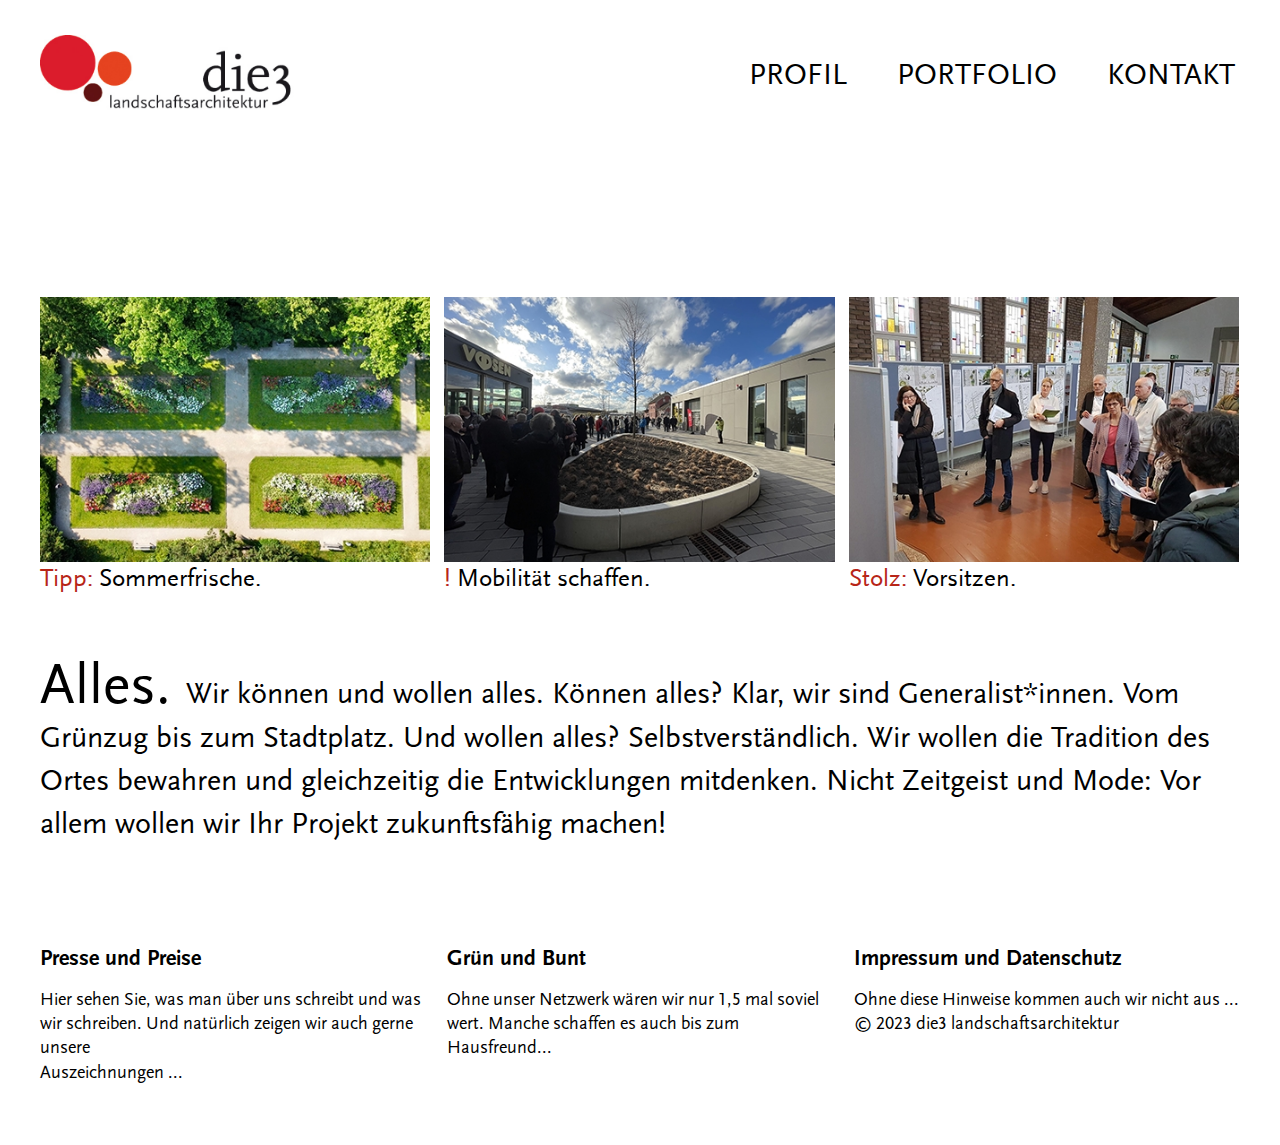
<file: index.html>
<!DOCTYPE html>
<html lang="en">

<head>
  <meta charset="UTF-8" />
  <meta http-equiv="X-UA-Compatible" content="IE=edge" />
  <meta name="viewport" content="width=device-width, initial-scale=1.0" />
  <link rel="stylesheet" href="css/main.css" />
  <title>HOME</title>
</head>

<body>
  <!-- header start
    =========================================== -->
  <header class="header" id="header">
    <div class="auto__container">
      <div class="header__inner">
        <a href="index.html" class="header__inner-logo">
          <img src="./images/logo.png" alt="" />
        </a>
        <nav class="nav" id="menu">
          <ul class="nav__inner">
            <li>
              <a href="profile.html">
                PROFIL
              </a>
            </li>
            <li>
              <a href="portfolio.html">
                PORTFOLIO
              </a>
            </li>
            <li>
              <a href="#">
                KONTAKT
              </a>
            </li>
          </ul>
        </nav>
        <div class="burger" id="menuBtn">
          <span></span>
        </div>
      </div>
    </div>
  </header>
  <!-- header end
    =========================================== -->
  <main class="main">
    <!-- intro start
    =========================================== -->
    <section class="intro">
      <div class="auto__container">
        <div class="intro__inner">
          <div class="intro__inner-row">
            <a href="#" class="introItem">
              <div class="introItem__image">
                <img src="./images/intro/1.jpg" alt="">
              </div>
              <h5>
                <span>
                  Tipp:
                </span>
                Sommerfrische.
              </h5>
            </a>
            <a href="#" class="introItem">
              <div class="introItem__image">
                <img src="./images/intro/2.jpg" alt="">
              </div>
              <h5>
                <span>
                  !
                </span>
                 Mobilität schaffen.
              </h5>
            </a>
            <a href="#" class="introItem">
              <div class="introItem__image">
                <img src="./images/intro/3.jpg" alt="">
              </div>
              <h5>
                <span>
                  Stolz:
                </span>
                 Vorsitzen.
              </h5>
            </a>
          </div>
          <div class="intro__inner-content">
            <p>
              <b>
                Alles.
              </b>
              Wir können und wollen alles. Können alles? Klar, wir sind Generalist*innen. Vom Grünzug bis zum
              Stadtplatz. Und wollen alles? Selbstverständlich. Wir wollen die Tradition des Ortes bewahren und
              gleichzeitig die Entwicklungen mitdenken. Nicht Zeitgeist und Mode: Vor allem wollen wir Ihr Projekt
              zukunftsfähig machen!
            </p>
          </div>
        </div>
      </div>
    </section>
    <!-- intro end
    =========================================== -->
    <!-- footer start
    =========================================== -->
    <footer class="footer">
      <div class="auto__container">
        <div class="footer__inner">
            <div class="footer__inner-col">
              <h6>
                Presse und Preise
              </h6>
              <p class="sm">
                Hier sehen Sie, was man über uns schreibt und was wir
                schreiben. Und natürlich zeigen wir auch gerne unsere <br>
                Auszeichnungen ...
              </p>
            </div>
            <div class="footer__inner-col">
              <h6>
                Grün und Bunt
              </h6>
              <p class="sm">
                Ohne unser Netzwerk wären wir nur 1,5 mal soviel wert.
                Manche schaffen es auch bis zum Hausfreund...
              </p>
            </div>
            <div class="footer__inner-col">
              <h6>
                Impressum und Datenschutz
              </h6>
              <p class="sm">
                Ohne diese Hinweise kommen auch wir nicht aus ... <br>
                © 2023 die3 landschaftsarchitektur
              </p>
            </div>
        </div>
      </div>
    </footer>
    <!-- footer end
    =========================================== -->
  </main>
  <!-- js
    =========================================== -->
  <script src="./js/main.js"></script>
</body>

</html>
</file>
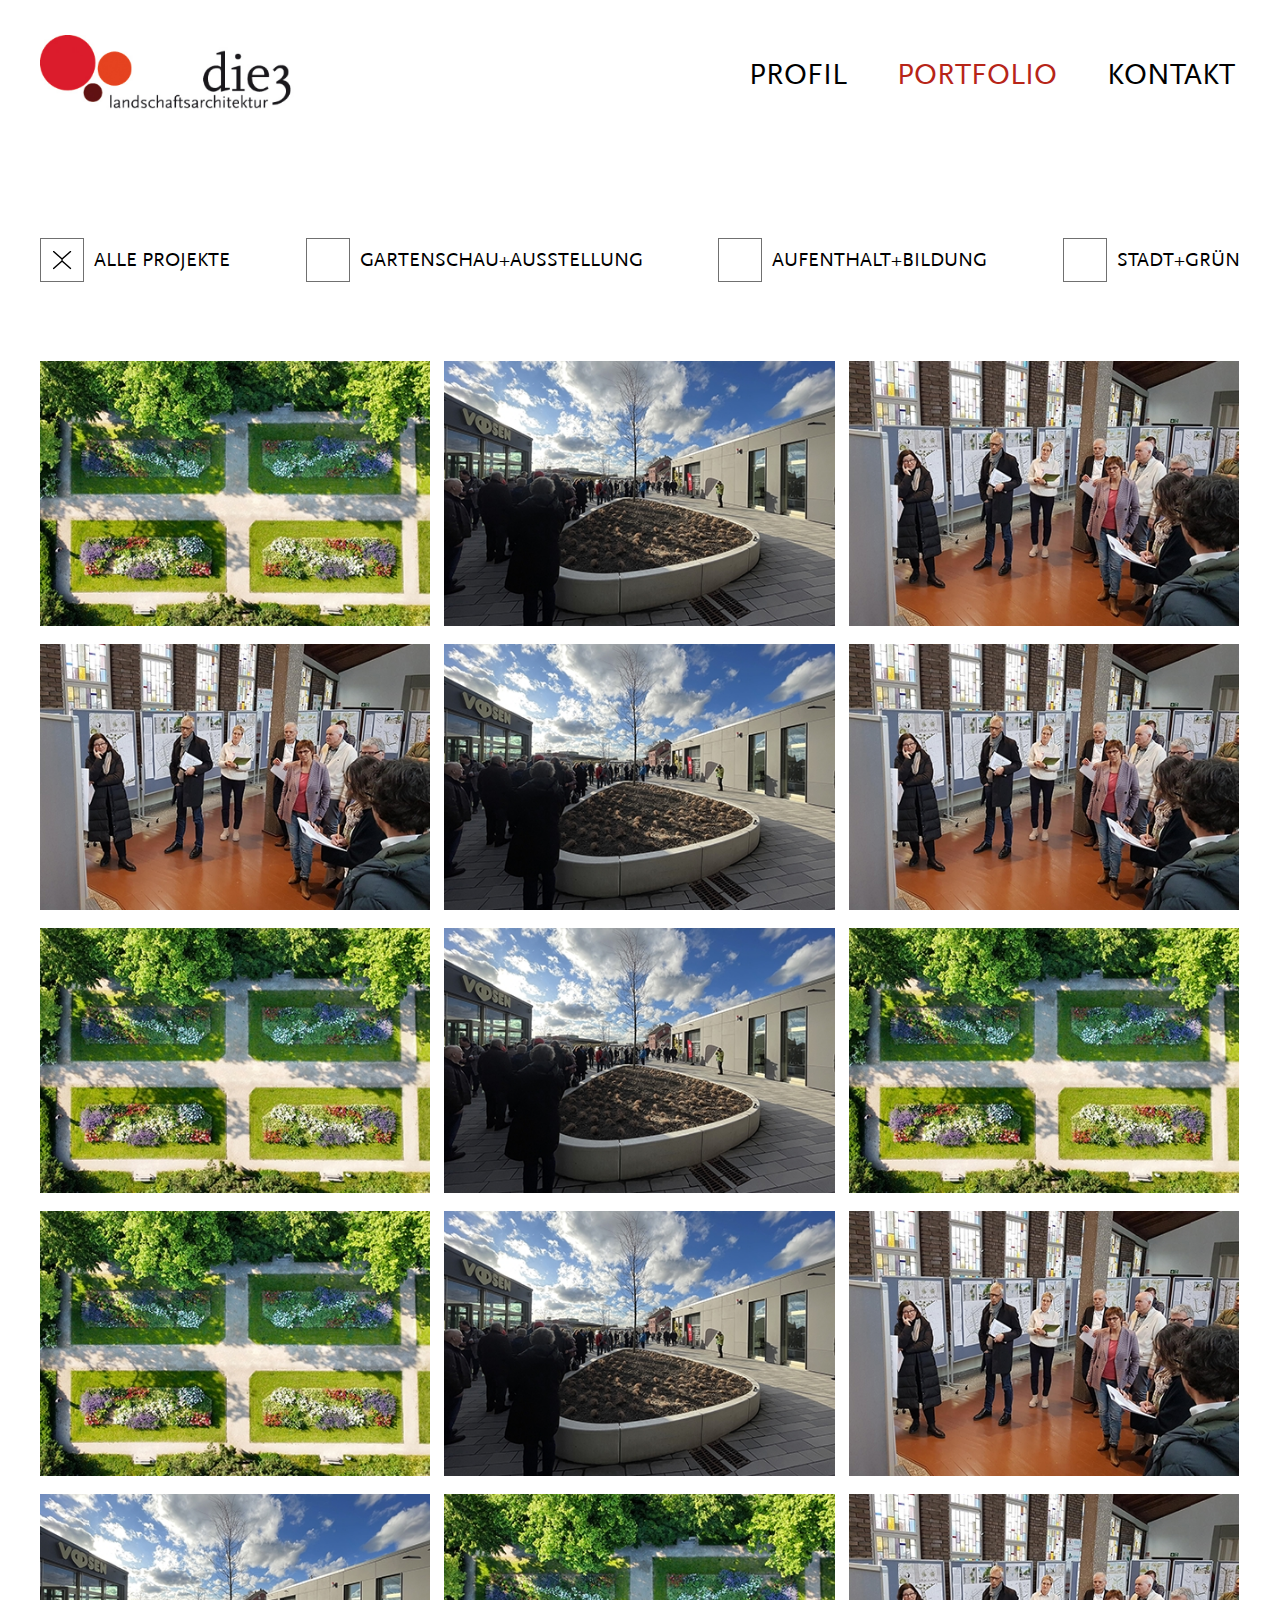
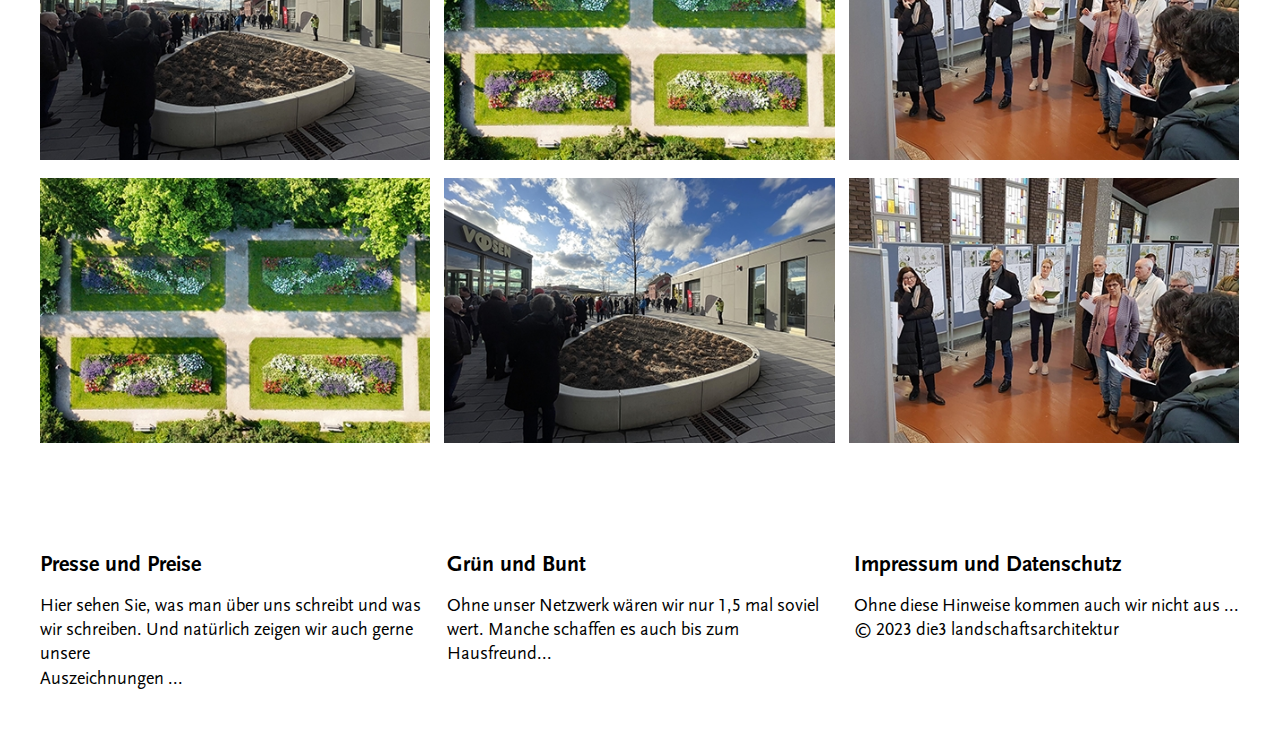
<file: portfolio.html>
<!DOCTYPE html>
<html lang="en">

<head>
  <meta charset="UTF-8" />
  <meta http-equiv="X-UA-Compatible" content="IE=edge" />
  <meta name="viewport" content="width=device-width, initial-scale=1.0" />
  <link rel="stylesheet" href="css/main.css" />
  <title>PORTFOLIO</title>
</head>

<body>
  <!-- header start
    =========================================== -->
    <header class="header" id="header">
      <div class="auto__container">
        <div class="header__inner">
          <a href="index.html" class="header__inner-logo">
            <img src="./images/logo.png" alt="" />
          </a>
          <nav class="nav" id="menu">
            <ul class="nav__inner">
              <li>
                <a href="profile.html">
                  PROFIL
                </a>
              </li>
              <li>
                <a href="portfolio.html" class="active">
                  PORTFOLIO
                </a>
              </li>
              <li>
                <a href="#">
                  KONTAKT
                </a>
              </li>
            </ul>
          </nav>
          <div class="burger" id="menuBtn">
            <span></span>
          </div>
        </div>
      </div>
    </header>
  <!-- header end
    =========================================== -->
  <main class="main">
    <!-- intro start
    =========================================== -->
    <section class="intro sm">
      <div class="auto__container">
        <div class="intro__inner">
          <div class="intro__inner-top">
            <label class="check">
              <div class="check__box">
                <input type="checkbox" checked>
                <span>
                  <img src="./images/icons/chevron.svg" alt="">
                </span>
              </div>
              <p>
                ALLE PROJEKTE
              </p>
            </label>
            <label class="check">
              <div class="check__box">
                <input type="checkbox">
                <span>
                  <img src="./images/icons/chevron.svg" alt="">
                </span>
              </div>
              <p>
                Gartenschau+Ausstellung
              </p>
            </label>
            <label class="check">
              <div class="check__box">
                <input type="checkbox">
                <span>
                  <img src="./images/icons/chevron.svg" alt="">
                </span>
              </div>
              <p>
                Aufenthalt+Bildung
              </p>
            </label>
            <label class="check">
              <div class="check__box">
                <input type="checkbox">
                <span>
                  <img src="./images/icons/chevron.svg" alt="">
                </span>
              </div>
              <p>
                Stadt+Grün
              </p>
            </label>
          </div>
          <div class="intro__inner-row">
            <a href="#" class="introItem">
              <div class="introItem__image">
                <img src="./images/intro/1.jpg" alt="">
              </div>
            </a>
            <a href="#" class="introItem">
              <div class="introItem__image">
                <img src="./images/intro/2.jpg" alt="">
              </div>
            </a>
            <a href="#" class="introItem">
              <div class="introItem__image">
                <img src="./images/intro/3.jpg" alt="">
              </div>
            </a>
            <a href="#" class="introItem">
              <div class="introItem__image">
                <img src="./images/intro/3.jpg" alt="">
              </div>
            </a>
            <a href="#" class="introItem">
              <div class="introItem__image">
                <img src="./images/intro/2.jpg" alt="">
              </div>
            </a>
            <a href="#" class="introItem">
              <div class="introItem__image">
                <img src="./images/intro/3.jpg" alt="">
              </div>
            </a>
            <a href="#" class="introItem">
              <div class="introItem__image">
                <img src="./images/intro/1.jpg" alt="">
              </div>
            </a>
            <a href="#" class="introItem">
              <div class="introItem__image">
                <img src="./images/intro/2.jpg" alt="">
              </div>
            </a>
            <a href="#" class="introItem">
              <div class="introItem__image">
                <img src="./images/intro/1.jpg" alt="">
              </div>
            </a>
            <a href="#" class="introItem">
              <div class="introItem__image">
                <img src="./images/intro/1.jpg" alt="">
              </div>
            </a>
            <a href="#" class="introItem">
              <div class="introItem__image">
                <img src="./images/intro/2.jpg" alt="">
              </div>
            </a>
            <a href="#" class="introItem">
              <div class="introItem__image">
                <img src="./images/intro/3.jpg" alt="">
              </div>
            </a>
            <a href="#" class="introItem">
              <div class="introItem__image">
                <img src="./images/intro/2.jpg" alt="">
              </div>
            </a>
            <a href="#" class="introItem">
              <div class="introItem__image">
                <img src="./images/intro/1.jpg" alt="">
              </div>
            </a>
            <a href="#" class="introItem">
              <div class="introItem__image">
                <img src="./images/intro/3.jpg" alt="">
              </div>
            </a>
            <a href="#" class="introItem">
              <div class="introItem__image">
                <img src="./images/intro/1.jpg" alt="">
              </div>
            </a>
            <a href="#" class="introItem">
              <div class="introItem__image">
                <img src="./images/intro/2.jpg" alt="">
              </div>
            </a>
            <a href="#" class="introItem">
              <div class="introItem__image">
                <img src="./images/intro/3.jpg" alt="">
              </div>
            </a>
          </div>
        </div>
      </div>
    </section>
    <!-- intro end
    =========================================== -->
    <!-- footer start
    =========================================== -->
    <footer class="footer">
      <div class="auto__container">
        <div class="footer__inner">
          <div class="footer__inner-col">
            <h6>
              Presse und Preise
            </h6>
            <p class="sm">
              Hier sehen Sie, was man über uns schreibt und was wir
              schreiben. Und natürlich zeigen wir auch gerne unsere <br>
              Auszeichnungen ...
            </p>
          </div>
          <div class="footer__inner-col">
            <h6>
              Grün und Bunt
            </h6>
            <p class="sm">
              Ohne unser Netzwerk wären wir nur 1,5 mal soviel wert.
              Manche schaffen es auch bis zum Hausfreund...
            </p>
          </div>
          <div class="footer__inner-col">
            <h6>
              Impressum und Datenschutz
            </h6>
            <p class="sm">
              Ohne diese Hinweise kommen auch wir nicht aus ... <br>
              © 2023 die3 landschaftsarchitektur
            </p>
          </div>
        </div>
      </div>
    </footer>
    <!-- footer end
    =========================================== -->
  </main>
  <!-- js
    =========================================== -->
  <script src="./js/main.js"></script>
</body>

</html>
</file>
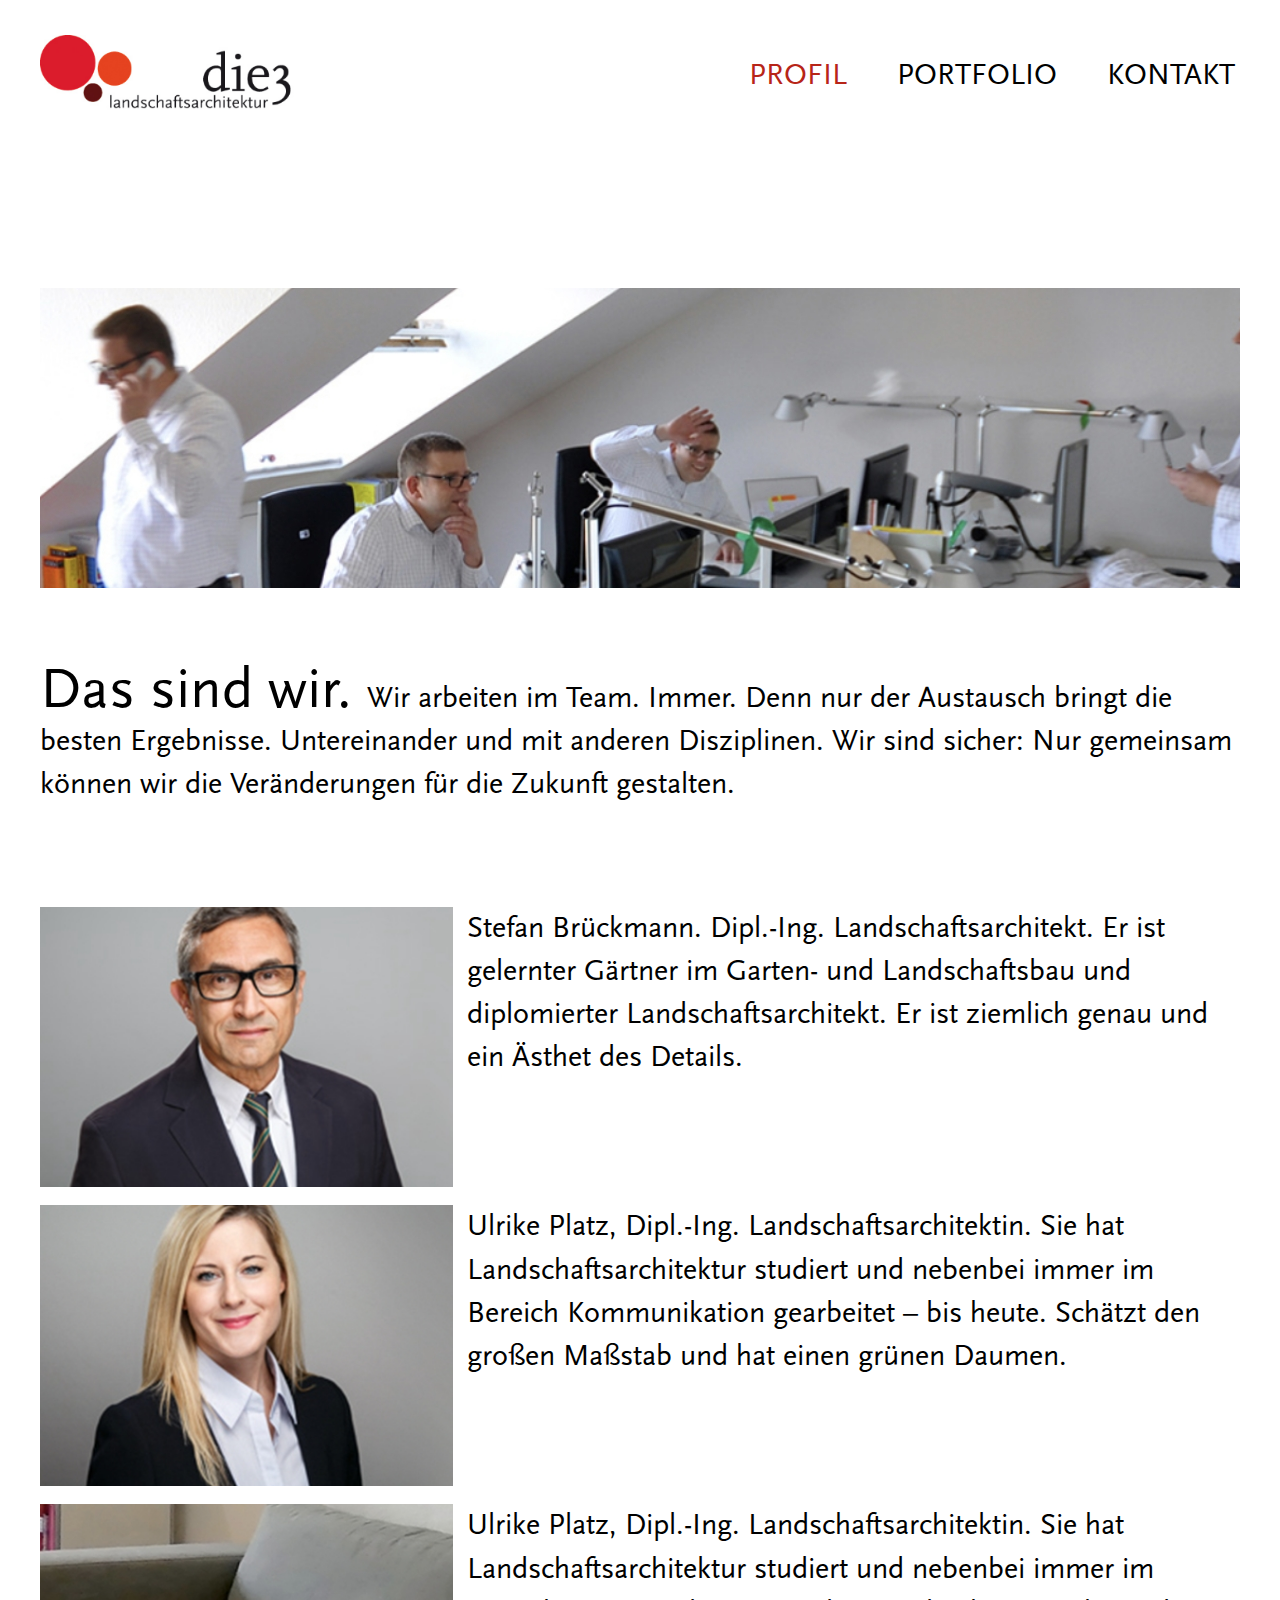
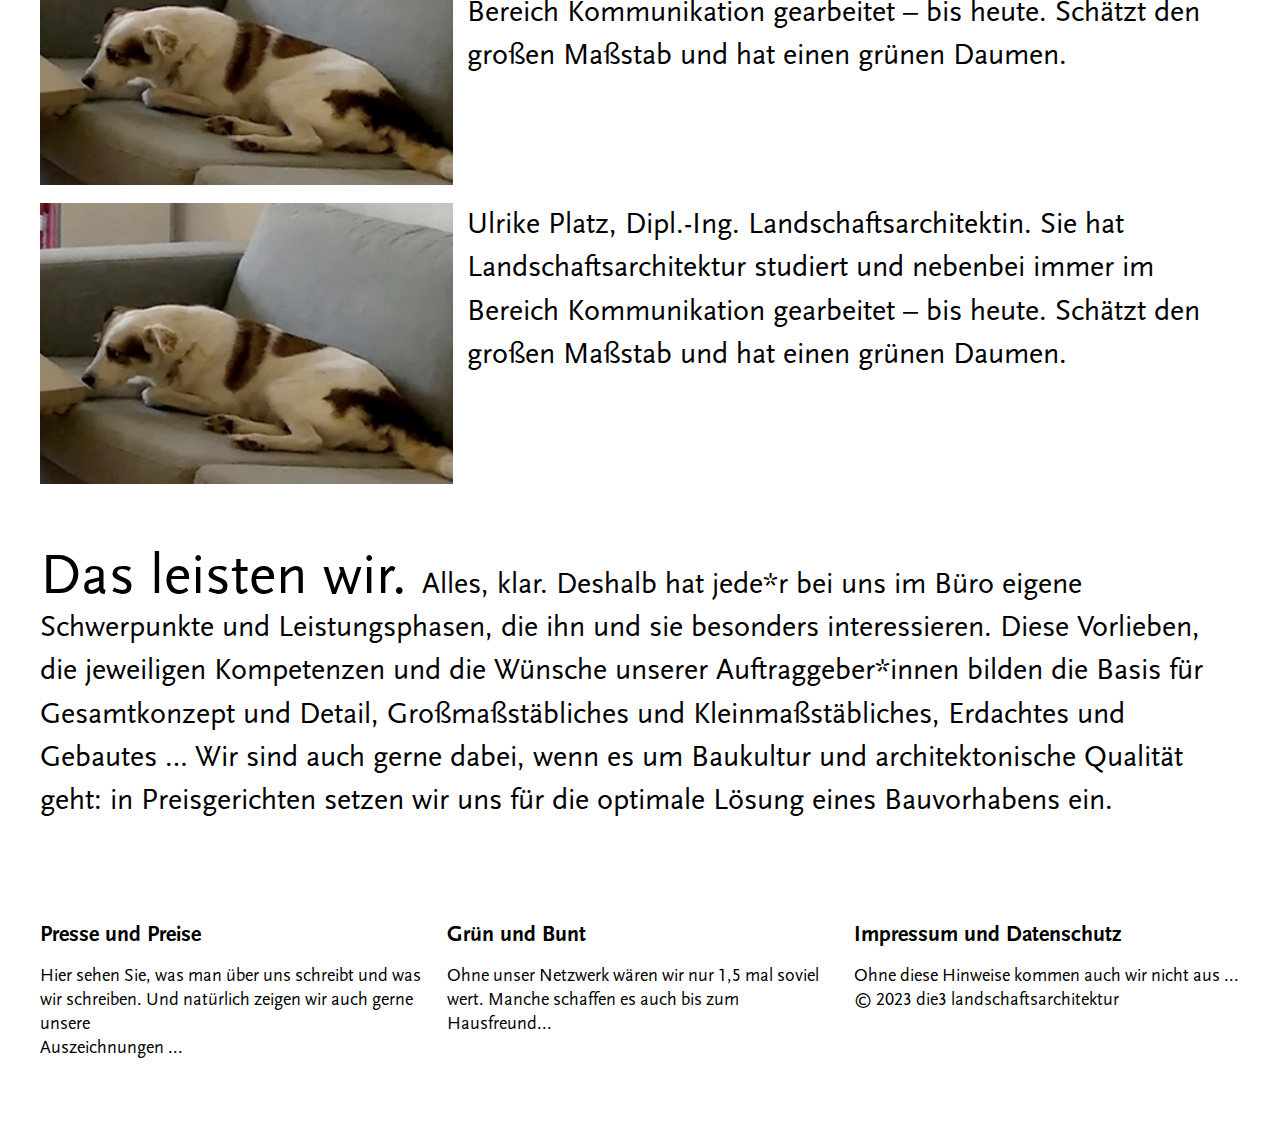
<file: profile.html>
<!DOCTYPE html>
<html lang="en">

<head>
    <meta charset="UTF-8" />
    <meta http-equiv="X-UA-Compatible" content="IE=edge" />
    <meta name="viewport" content="width=device-width, initial-scale=1.0" />
    <link rel="stylesheet" href="css/main.css" />
    <title>PROFIL</title>
</head>

<body>
    <!-- header start
    =========================================== -->
    <header class="header" id="header">
        <div class="auto__container">
            <div class="header__inner">
                <a href="index.html" class="header__inner-logo">
                    <img src="./images/logo.png" alt="" />
                </a>
                <nav class="nav" id="menu">
                    <ul class="nav__inner">
                        <li>
                            <a href="profile.html" class="active">
                                PROFIL
                            </a>
                        </li>
                        <li>
                            <a href="portfolio.html">
                                PORTFOLIO
                            </a>
                        </li>
                        <li>
                            <a href="#">
                                KONTAKT
                            </a>
                        </li>
                    </ul>
                </nav>
                <div class="burger" id="menuBtn">
                    <span></span>
                </div>
            </div>
        </div>
    </header>
    <!-- header end
    =========================================== -->
    <main class="main">

        <!-- info start
    =========================================== -->
        <section class="info">
            <div class="auto__container">
                <div class="info__inner">
                    <div class="banner">
                        <img src="./images/profile.jpg" alt="">
                    </div>
                    <div class="info__inner-text">
                        <p>
                            <b>
                                Das sind wir.
                            </b>
                            Wir arbeiten im Team. Immer. Denn nur der Austausch bringt die besten Ergebnisse.
                            Untereinander und mit anderen Disziplinen. Wir sind sicher: Nur gemeinsam können wir die
                            Veränderungen für die Zukunft gestalten.
                        </p>
                    </div>
                    <div class="info__inner-col">
                        <div class="infoItem">
                            <div class="infoItem__image-wrapper">
                                <div class="infoItem__image">
                                    <img src="./images/profile/1.jpg" alt="">
                                </div>
                            </div>
                            <div class="infoItem__content">
                                <p>
                                    Stefan Brückmann. Dipl.-Ing. Landschaftsarchitekt. Er ist gelernter Gärtner im
                                    Garten- und Landschaftsbau und diplomierter Landschaftsarchitekt. Er ist ziemlich
                                    genau und ein Ästhet des Details.
                                </p>
                            </div>
                        </div>
                        <div class="infoItem">
                            <div class="infoItem__image-wrapper">
                                <div class="infoItem__image">
                                    <img src="./images/profile/2.jpg" alt="">
                                </div>
                            </div>
                            <div class="infoItem__content">
                                <p>
                                    Ulrike Platz, Dipl.-Ing. Landschaftsarchitektin. Sie hat Landschaftsarchitektur
                                    studiert und nebenbei immer im Bereich Kommunikation gearbeitet – bis heute. Schätzt
                                    den großen Maßstab und hat einen grünen Daumen.
                                </p>
                            </div>
                        </div>
                        <div class="infoItem">
                            <div class="infoItem__image-wrapper">
                                <div class="infoItem__image">
                                    <img src="./images/profile/3.jpg" alt="">
                                </div>
                            </div>
                            <div class="infoItem__content">
                                <p>
                                    Ulrike Platz, Dipl.-Ing. Landschaftsarchitektin. Sie hat Landschaftsarchitektur
                                    studiert und nebenbei immer im Bereich Kommunikation gearbeitet – bis heute. Schätzt
                                    den großen Maßstab und hat einen grünen Daumen.
                                </p>
                            </div>
                        </div>
                        <div class="infoItem">
                            <div class="infoItem__image-wrapper">
                                <div class="infoItem__image">
                                    <img src="./images/profile/3.jpg" alt="">
                                </div>
                            </div>
                            <div class="infoItem__content">
                                <p>
                                    Ulrike Platz, Dipl.-Ing. Landschaftsarchitektin. Sie hat Landschaftsarchitektur
                                    studiert und nebenbei immer im Bereich Kommunikation gearbeitet – bis heute. Schätzt
                                    den großen Maßstab und hat einen grünen Daumen.
                                </p>
                            </div>
                        </div>
                    </div>
                    <div class="info__inner-text">
                        <p>
                            <b>
                                Das leisten wir.
                            </b>
                            Alles, klar. Deshalb hat jede*r bei uns im Büro eigene Schwerpunkte und Leistungsphasen, die
                            ihn und sie besonders interessieren. Diese Vorlieben, die jeweiligen Kompetenzen und die
                            Wünsche unserer Auftraggeber*innen bilden die Basis für Gesamtkonzept und Detail,
                            Großmaßstäbliches und Kleinmaßstäbliches, Erdachtes und Gebautes …
                            Wir sind auch gerne dabei, wenn es um Baukultur und architektonische Qualität geht: in
                            Preisgerichten setzen wir uns für die optimale Lösung eines Bauvorhabens ein.
                        </p>
                    </div>
                </div>
            </div>
        </section>
        <!-- info end
    =========================================== -->
        <!-- footer start
    =========================================== -->
        <footer class="footer">
            <div class="auto__container">
                <div class="footer__inner">
                    <div class="footer__inner-col">
                        <h6>
                            Presse und Preise
                        </h6>
                        <p class="sm">
                            Hier sehen Sie, was man über uns schreibt und was wir
                            schreiben. Und natürlich zeigen wir auch gerne unsere <br>
                            Auszeichnungen ...
                        </p>
                    </div>
                    <div class="footer__inner-col">
                        <h6>
                            Grün und Bunt
                        </h6>
                        <p class="sm">
                            Ohne unser Netzwerk wären wir nur 1,5 mal soviel wert.
                            Manche schaffen es auch bis zum Hausfreund...
                        </p>
                    </div>
                    <div class="footer__inner-col">
                        <h6>
                            Impressum und Datenschutz
                        </h6>
                        <p class="sm">
                            Ohne diese Hinweise kommen auch wir nicht aus ... <br>
                            © 2023 die3 landschaftsarchitektur
                        </p>
                    </div>
                </div>
            </div>
        </footer>
        <!-- footer end
    =========================================== -->
    </main>

    <!-- Sprites
    =========================================== -->
    <!-- <svg>
      <use xlink:href="#voice"></use>
    </svg> -->
    <svg style="display: none">
        <symbol id="voice" viewBox="0 0 27 25">
            <g>
                <path fill-rule="evenodd" clip-rule="evenodd"
                    d="M13.2389 0.42627C13.5054 0.42627 13.761 0.532135 13.9495 0.720575C14.1379 0.909016 14.2438 1.1646 14.2438 1.43109V23.5372C14.2438 23.8037 14.1379 24.0592 13.9495 24.2477C13.761 24.4361 13.5054 24.542 13.2389 24.542C12.9725 24.542 12.7169 24.4361 12.5284 24.2477C12.34 24.0592 12.2341 23.8037 12.2341 23.5372V1.43109C12.2341 1.1646 12.34 0.909016 12.5284 0.720575C12.7169 0.532135 12.9725 0.42627 13.2389 0.42627ZM9.21966 4.44555C9.48616 4.44555 9.74174 4.55142 9.93018 4.73986C10.1186 4.9283 10.2245 5.18388 10.2245 5.45038V19.5179C10.2245 19.7844 10.1186 20.04 9.93018 20.2284C9.74174 20.4168 9.48616 20.5227 9.21966 20.5227C8.95317 20.5227 8.69759 20.4168 8.50915 20.2284C8.3207 20.04 8.21484 19.7844 8.21484 19.5179V5.45038C8.21484 5.18388 8.3207 4.9283 8.50915 4.73986C8.69759 4.55142 8.95317 4.44555 9.21966 4.44555ZM17.2582 4.44555C17.5247 4.44555 17.7803 4.55142 17.9687 4.73986C18.1572 4.9283 18.2631 5.18388 18.2631 5.45038V19.5179C18.2631 19.7844 18.1572 20.04 17.9687 20.2284C17.7803 20.4168 17.5247 20.5227 17.2582 20.5227C16.9917 20.5227 16.7362 20.4168 16.5477 20.2284C16.3593 20.04 16.2534 19.7844 16.2534 19.5179V5.45038C16.2534 5.18388 16.3593 4.9283 16.5477 4.73986C16.7362 4.55142 16.9917 4.44555 17.2582 4.44555ZM5.20038 7.46002C5.46687 7.46002 5.72245 7.56588 5.91089 7.75432C6.09933 7.94276 6.2052 8.19834 6.2052 8.46484V16.5034C6.2052 16.7699 6.09933 17.0255 5.91089 17.2139C5.72245 17.4024 5.46687 17.5082 5.20038 17.5082C4.93388 17.5082 4.6783 17.4024 4.48986 17.2139C4.30142 17.0255 4.19555 16.7699 4.19555 16.5034V8.46484C4.19555 8.19834 4.30142 7.94276 4.48986 7.75432C4.6783 7.56588 4.93388 7.46002 5.20038 7.46002ZM21.2775 7.46002C21.544 7.46002 21.7996 7.56588 21.988 7.75432C22.1765 7.94276 22.2823 8.19834 22.2823 8.46484V16.5034C22.2823 16.7699 22.1765 17.0255 21.988 17.2139C21.7996 17.4024 21.544 17.5082 21.2775 17.5082C21.011 17.5082 20.7554 17.4024 20.567 17.2139C20.3786 17.0255 20.2727 16.7699 20.2727 16.5034V8.46484C20.2727 8.19834 20.3786 7.94276 20.567 7.75432C20.7554 7.56588 21.011 7.46002 21.2775 7.46002ZM1.18109 9.46966C1.44759 9.46966 1.70317 9.57553 1.89161 9.76397C2.08005 9.95241 2.18591 10.208 2.18591 10.4745V14.4938C2.18591 14.7603 2.08005 15.0158 1.89161 15.2043C1.70317 15.3927 1.44759 15.4986 1.18109 15.4986C0.914596 15.4986 0.659016 15.3927 0.470575 15.2043C0.282135 15.0158 0.17627 14.7603 0.17627 14.4938V10.4745C0.17627 10.208 0.282135 9.95241 0.470575 9.76397C0.659016 9.57553 0.914596 9.46966 1.18109 9.46966ZM25.2968 9.46966C25.5633 9.46966 25.8189 9.57553 26.0073 9.76397C26.1958 9.95241 26.3016 10.208 26.3016 10.4745V14.4938C26.3016 14.7603 26.1958 15.0158 26.0073 15.2043C25.8189 15.3927 25.5633 15.4986 25.2968 15.4986C25.0303 15.4986 24.7747 15.3927 24.5863 15.2043C24.3978 15.0158 24.292 14.7603 24.292 14.4938V10.4745C24.292 10.208 24.3978 9.95241 24.5863 9.76397C24.7747 9.57553 25.0303 9.46966 25.2968 9.46966Z" />
            </g>
        </symbol>
    </svg>
    <!-- js
    =========================================== -->
    <script src="./js/main.js"></script>
</body>

</html>
</file>
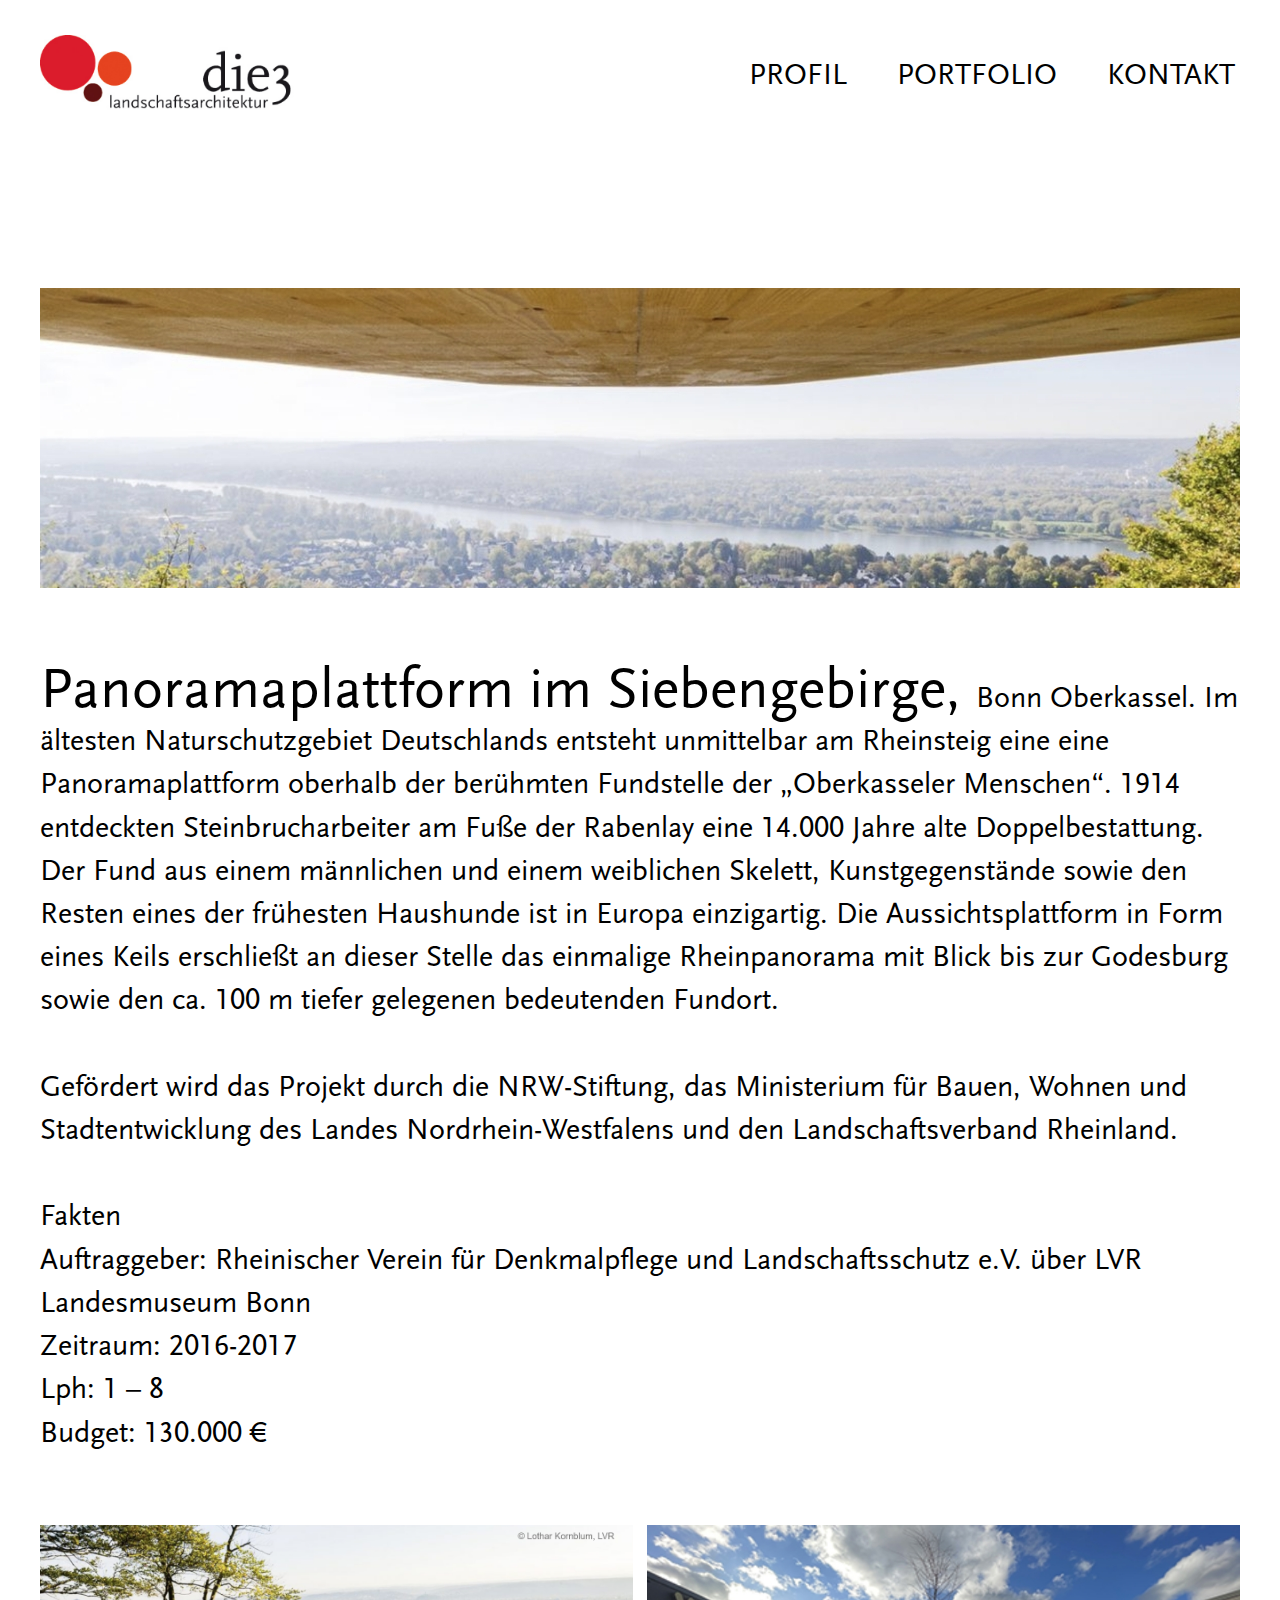
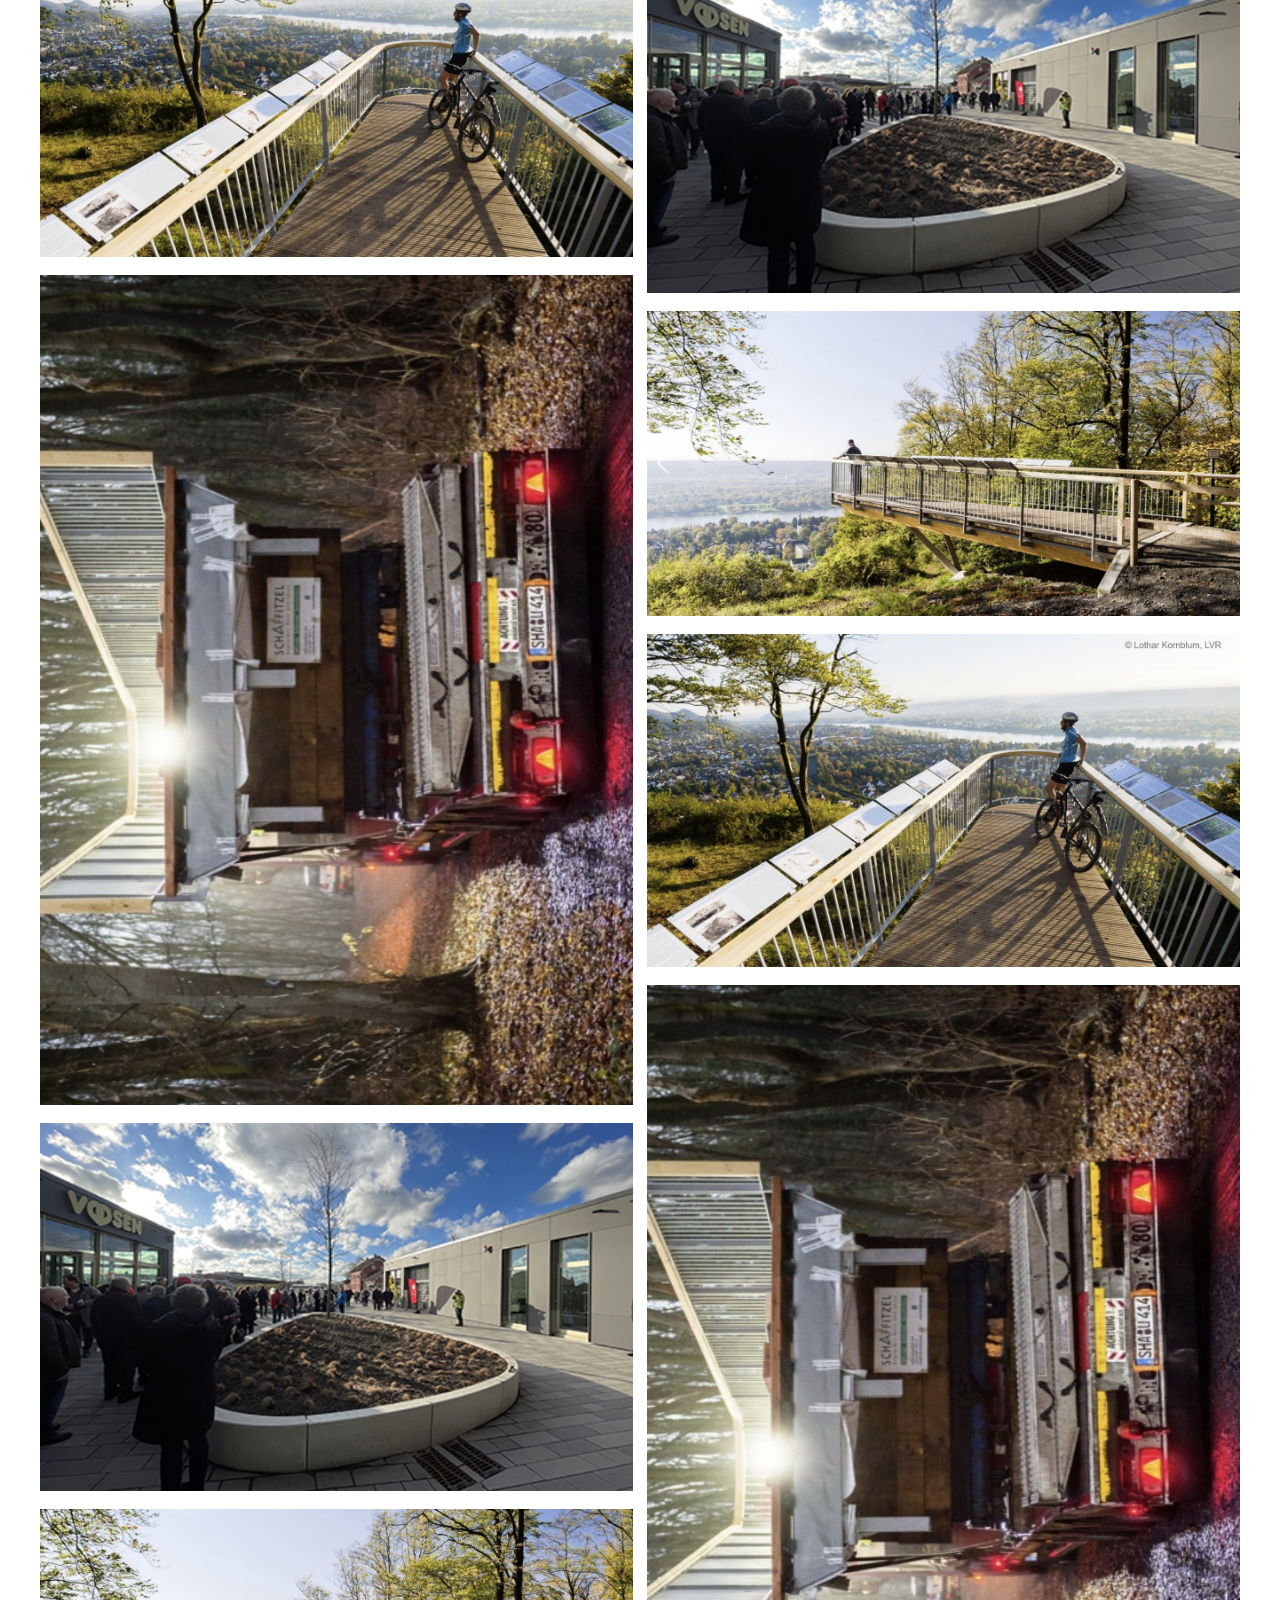
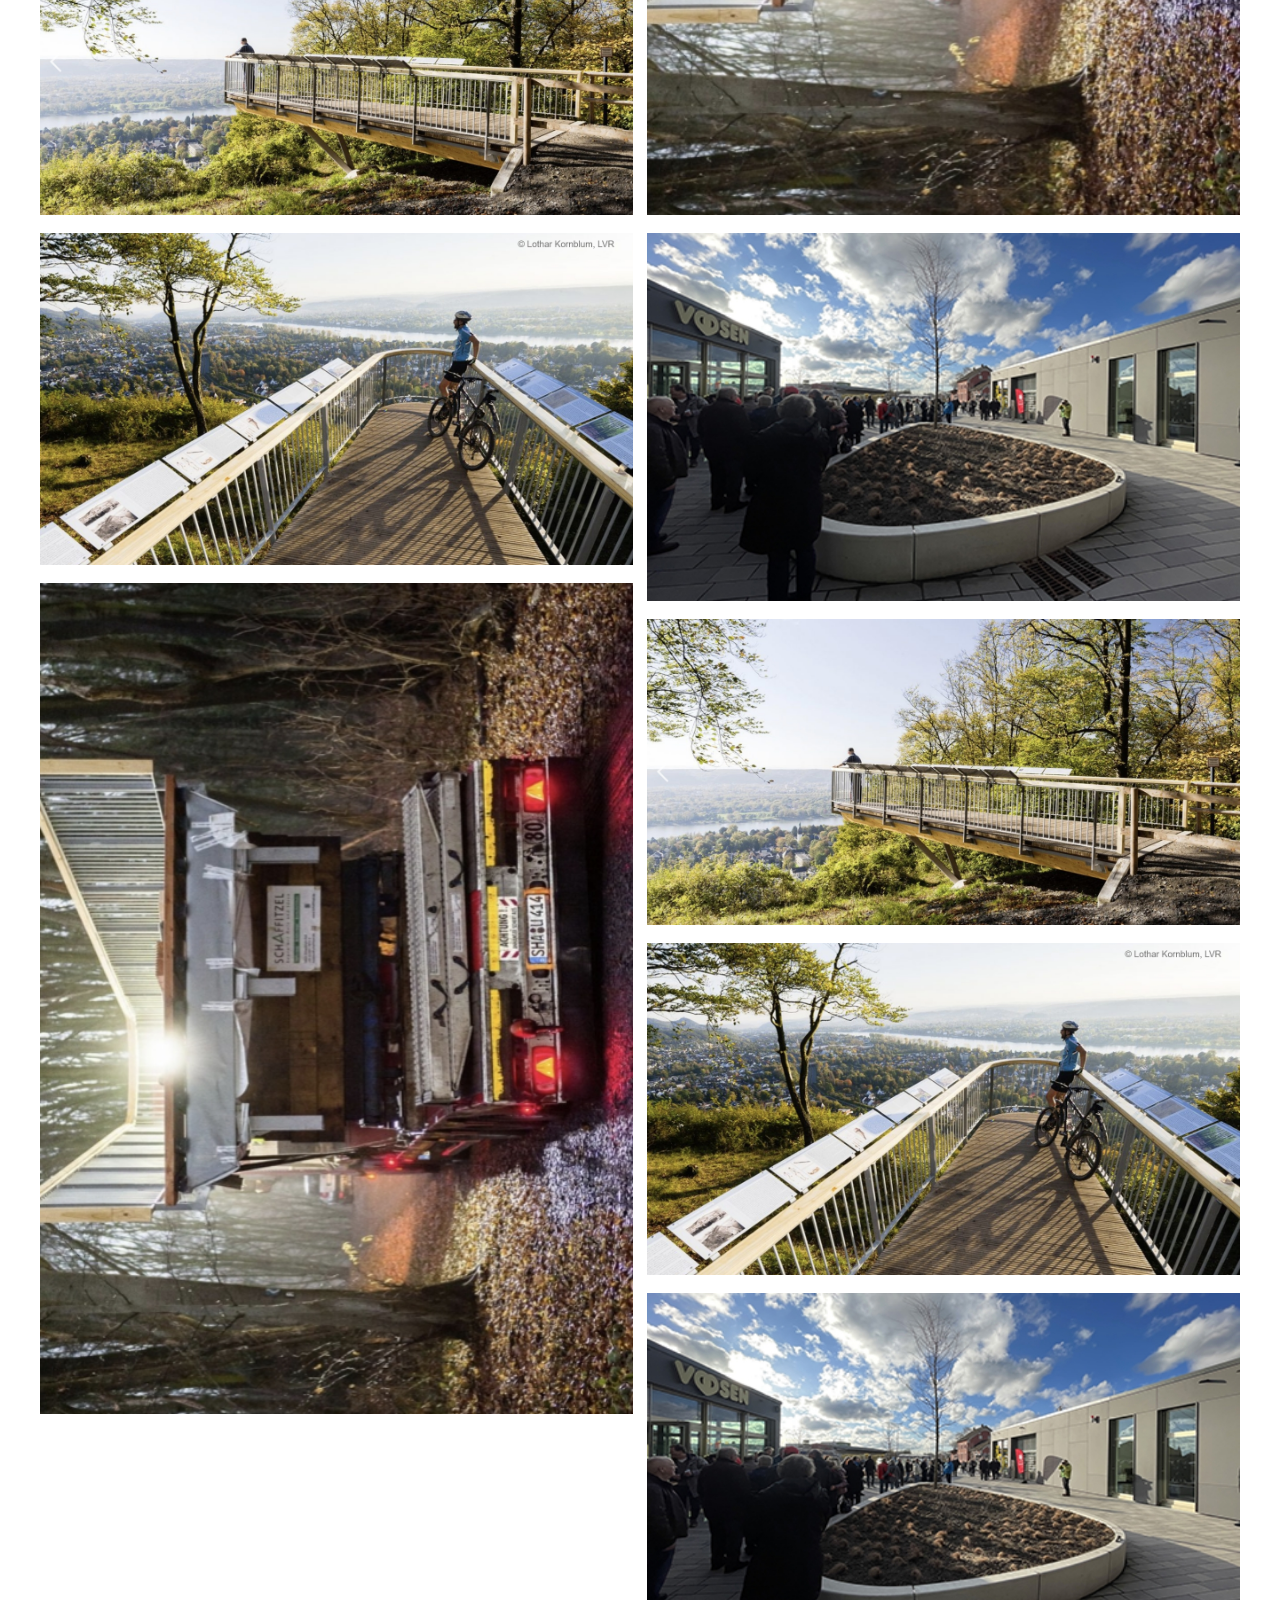
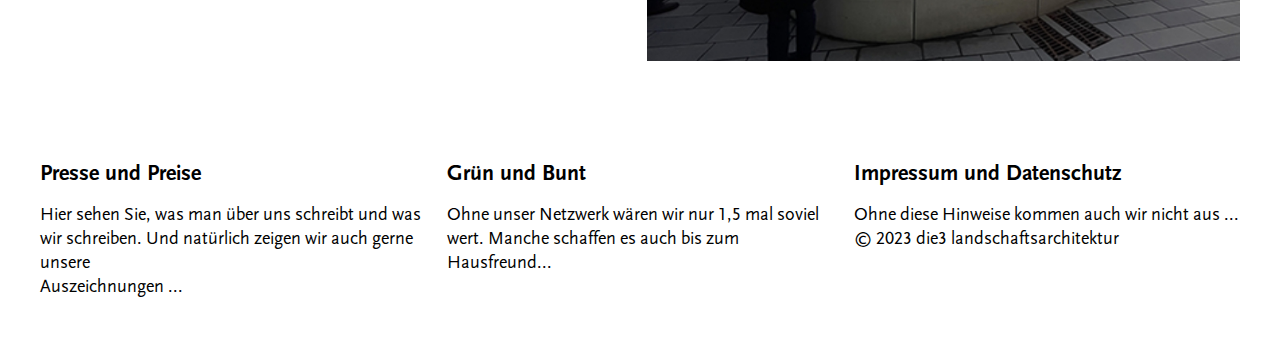
<file: project.html>
<!DOCTYPE html>
<html lang="en">

<head>
    <meta charset="UTF-8" />
    <meta http-equiv="X-UA-Compatible" content="IE=edge" />
    <meta name="viewport" content="width=device-width, initial-scale=1.0" />
    <link rel="stylesheet" href="css/main.css" />
    <title>PROJEKT</title>
</head>

<body>
    <!-- header start
    =========================================== -->
    <header class="header" id="header">
        <div class="auto__container">
            <div class="header__inner">
                <a href="index.html" class="header__inner-logo">
                    <img src="./images/logo.png" alt="" />
                </a>
                <nav class="nav" id="menu">
                    <ul class="nav__inner">
                        <li>
                            <a href="profile.html">
                                PROFIL
                            </a>
                        </li>
                        <li>
                            <a href="portfolio.html">
                                PORTFOLIO
                            </a>
                        </li>
                        <li>
                            <a href="#">
                                KONTAKT
                            </a>
                        </li>
                    </ul>
                </nav>
                <div class="burger" id="menuBtn">
                    <span></span>
                </div>
            </div>
        </div>
    </header>
    <!-- header end
    =========================================== -->
    <main class="main">
        <!-- info start
    =========================================== -->
        <section class="info">
            <div class="auto__container">
                <div class="info__inner">
                    <div class="banner">
                        <img src="./images/contact.jpg" alt="">
                    </div>
                    <div class="info__inner-content">
                        <p>
                            <b>
                                Panoramaplattform im Siebengebirge,
                            </b>
                            Bonn Oberkassel. Im ältesten Naturschutzgebiet Deutschlands entsteht unmittelbar am
                            Rheinsteig eine eine Panoramaplattform oberhalb der berühmten Fundstelle der „Oberkasseler
                            Menschen“. 1914 entdeckten Steinbrucharbeiter am Fuße der Rabenlay eine 14.000 Jahre alte
                            Doppelbestattung. Der Fund aus einem männlichen und einem weiblichen Skelett,
                            Kunstgegenstände sowie den Resten eines der frühesten Haushunde ist in Europa einzigartig.
                            Die Aussichtsplattform in Form eines Keils erschließt an dieser Stelle das einmalige
                            Rheinpanorama mit Blick bis zur Godesburg sowie den ca. 100 m tiefer gelegenen bedeutenden
                            Fundort.
                            <br> <br>
                            Gefördert wird das Projekt durch die NRW-Stiftung, das Ministerium für Bauen, Wohnen und
                            Stadtentwicklung des Landes Nordrhein-Westfalens und den Landschaftsverband Rheinland.
                            <br> <br>
                            Fakten <br>
                            Auftraggeber: Rheinischer Verein für Denkmalpflege und Landschaftsschutz e.V. über LVR
                            Landesmuseum Bonn <br>
                            Zeitraum: 2016-2017 <br>
                            Lph: 1 – 8 <br>
                            Budget: 130.000 €
                        </p>
                    </div>
                    <div class="gallery">
                        <div class="gallery__item">
                            <figure>
                                <img src="./images/gallery/1.jpg" />
                            </figure>
                        </div>
                        <div class="gallery__item">
                            <figure>
                                <img src="./images/gallery/2.jpg" />
                            </figure>
                        </div>
                        <div class="gallery__item">
                            <figure>
                                <img src="./images/gallery/3.jpg" />
                            </figure>
                        </div>
                        <div class="gallery__item">
                            <figure>
                                <img src="./images/gallery/4.jpg" />
                            </figure>
                        </div>
                        <div class="gallery__item">
                            <figure>
                                <img src="./images/gallery/1.jpg" />
                            </figure>
                        </div>
                        <div class="gallery__item">
                            <figure>
                                <img src="./images/gallery/2.jpg" />
                            </figure>
                        </div>
                        <div class="gallery__item">
                            <figure>
                                <img src="./images/gallery/3.jpg" />
                            </figure>
                        </div>
                        <div class="gallery__item">
                            <figure>
                                <img src="./images/gallery/4.jpg" />
                            </figure>
                        </div>
                        <div class="gallery__item">
                            <figure>
                                <img src="./images/gallery/1.jpg" />
                            </figure>
                        </div>
                        <div class="gallery__item">
                            <figure>
                                <img src="./images/gallery/2.jpg" />
                            </figure>
                        </div>
                        <div class="gallery__item">
                            <figure>
                                <img src="./images/gallery/3.jpg" />
                            </figure>
                        </div>
                        <div class="gallery__item">
                            <figure>
                                <img src="./images/gallery/4.jpg" />
                            </figure>
                        </div>
                        <div class="gallery__item">
                            <figure>
                                <img src="./images/gallery/1.jpg" />
                            </figure>
                        </div>
                        <div class="gallery__item">
                            <figure>
                                <img src="./images/gallery/3.jpg" />
                            </figure>
                        </div>
                    </div>
                </div>
            </div>
        </section>
        <!-- info end
    =========================================== -->
        <!-- footer start
    =========================================== -->
        <footer class="footer">
            <div class="auto__container">
                <div class="footer__inner">
                    <div class="footer__inner-col">
                        <h6>
                            Presse und Preise
                        </h6>
                        <p class="sm">
                            Hier sehen Sie, was man über uns schreibt und was wir
                            schreiben. Und natürlich zeigen wir auch gerne unsere <br>
                            Auszeichnungen ...
                        </p>
                    </div>
                    <div class="footer__inner-col">
                        <h6>
                            Grün und Bunt
                        </h6>
                        <p class="sm">
                            Ohne unser Netzwerk wären wir nur 1,5 mal soviel wert.
                            Manche schaffen es auch bis zum Hausfreund...
                        </p>
                    </div>
                    <div class="footer__inner-col">
                        <h6>
                            Impressum und Datenschutz
                        </h6>
                        <p class="sm">
                            Ohne diese Hinweise kommen auch wir nicht aus ... <br>
                            © 2023 die3 landschaftsarchitektur
                        </p>
                    </div>
                </div>
            </div>
        </footer>
        <!-- footer end
    =========================================== -->
    </main>
    <!-- js
    =========================================== -->
    <script src="./js/main.js"></script>
</body>

</html>
</file>
<file: css/main.css>
@import "./fonts/stylesheet.css";
html, body {
  scroll-behavior: smooth;
}

*,
*::before,
*::after {
  margin: 0;
  padding: 0;
  border: none;
  outline: none;
  -webkit-box-sizing: border-box;
          box-sizing: border-box;
}

button {
  outline: none;
}

button:focus {
  outline: none;
}

input::-webkit-outer-spin-button,
input::-webkit-inner-spin-button {
  -webkit-appearance: none;
  margin: 0;
}

/* width */
::-webkit-scrollbar {
  width: 8px;
}

/* Track */
::-webkit-scrollbar-track {
  background: #fff;
}

/* Handle */
::-webkit-scrollbar-thumb {
  background: rgba(0, 0, 0, 0.2);
  border-radius: 10px;
}

/* Handle on hover */
::-webkit-scrollbar-thumb:hover {
  background: rgba(0, 0, 0, 0.3);
}

/*** 
====================================================================
Global Settings
====================================================================
   ***/
body {
  font-family: "ScalaLF-Regular", sans-serif;
  font-size: 36px;
  color: #000;
  line-height: 120%;
  font-weight: 400;
  background: #fff;
}

a {
  text-decoration: none;
  opacity: 1;
  color: #000;
  -webkit-transition: 0.3s ease;
  transition: 0.3s ease;
  cursor: pointer;
}
a:hover {
  opacity: 0.88;
}

ul li {
  list-style: none;
}

.auto__container {
  position: relative;
  max-width: 1420px;
  margin: 0 auto;
  padding: 0 40px;
}

h5 {
  font-size: 25px;
  line-height: 33px;
  font-family: "ScalaSansLF-Bold", sans-serif;
  font-weight: 400;
}
h5 span {
  color: #B72518;
}

h6 {
  font-size: 22px;
  line-height: 120%;
  font-family: "ScalaSansLF-Bold", sans-serif;
  font-weight: 700;
}

p.sm {
  font-size: 18px;
  line-height: 135%;
}
p b {
  font-family: "ScalaSansLF-Bold", sans-serif;
  font-size: 194%;
  font-weight: 400;
}

.main {
  overflow: hidden;
  padding-top: 200px;
  min-height: 100vh;
  display: -webkit-box;
  display: -ms-flexbox;
  display: flex;
  -webkit-box-orient: vertical;
  -webkit-box-direction: normal;
      -ms-flex-direction: column;
          flex-direction: column;
}

.button {
  display: -webkit-inline-box;
  display: -ms-inline-flexbox;
  display: inline-flex;
  -webkit-box-pack: center;
      -ms-flex-pack: center;
          justify-content: center;
  -webkit-box-align: center;
      -ms-flex-align: center;
          align-items: center;
}

.check {
  display: -webkit-box;
  display: -ms-flexbox;
  display: flex;
  -webkit-box-align: center;
      -ms-flex-align: center;
          align-items: center;
}
.check__box {
  width: 55px;
  height: 55px;
  position: relative;
  border: 1px solid #707070;
  margin-right: 16px;
}
.check__box input {
  position: absolute;
  top: 0;
  left: 0;
  width: 100%;
  height: 100%;
  opacity: 0;
  cursor: pointer;
  z-index: 1;
}
.check__box input:checked ~ span {
  opacity: 1;
}
.check__box span {
  position: absolute;
  top: 50%;
  left: 50%;
  width: 45%;
  height: 45%;
  display: -webkit-box;
  display: -ms-flexbox;
  display: flex;
  -webkit-box-pack: center;
      -ms-flex-pack: center;
          justify-content: center;
  -webkit-box-align: center;
      -ms-flex-align: center;
          align-items: center;
  -webkit-transition: 0.3s ease;
  transition: 0.3s ease;
  opacity: 0;
  -webkit-transform: translate(-50%, -50%);
          transform: translate(-50%, -50%);
}
.check__box span img {
  width: 100%;
}
.check p {
  white-space: nowrap;
  text-transform: uppercase;
  font-size: 25px;
  line-height: 100%;
  font-family: "ScalaSansLF-Bold", sans-serif;
  font-weight: 400;
}

.banner {
  width: 100%;
  padding-bottom: 23%;
  min-height: 300px;
  position: relative;
  margin-bottom: 80px;
}
.banner img {
  position: absolute;
  top: 0;
  left: 0;
  width: 100%;
  height: 100%;
  object-fit: cover;
  -o-object-fit: cover;
}

.gallery {
  -webkit-column-count: 2;
     -moz-column-count: 2;
          column-count: 2;
  padding: 70px 0 0;
  gap: 14px;
}
.gallery__item {
  -webkit-column-break-inside: avoid;
     -moz-column-break-inside: avoid;
          break-inside: avoid;
  margin-bottom: 18px;
}
.gallery__item figure {
  display: -webkit-box;
  display: -ms-flexbox;
  display: flex;
  -webkit-box-pack: center;
      -ms-flex-pack: center;
          justify-content: center;
  -webkit-box-align: center;
      -ms-flex-align: center;
          align-items: center;
  margin: 0;
  position: relative;
}
.gallery__item img {
  width: 100%;
}

.header {
  position: absolute;
  top: 0;
  left: 0;
  width: 100%;
  z-index: 10;
  background-color: #fff;
}
.header .auto__container {
  max-width: 1880px;
}
.header.sticky {
  position: fixed;
  top: 0;
  left: 0;
  width: 100%;
  -webkit-animation-name: sticky;
          animation-name: sticky;
  -webkit-animation-duration: 0.4s;
          animation-duration: 0.4s;
  -webkit-box-shadow: 0px 4px 4px 0px #00000021;
          box-shadow: 0px 4px 4px 0px #00000021;
}
.header__inner {
  padding: 50px 0;
  display: -webkit-box;
  display: -ms-flexbox;
  display: flex;
  -webkit-box-pack: justify;
      -ms-flex-pack: justify;
          justify-content: space-between;
  -webkit-box-align: center;
      -ms-flex-align: center;
          align-items: center;
}
.header__inner-logo {
  display: -webkit-box;
  display: -ms-flexbox;
  display: flex;
  -webkit-box-pack: center;
      -ms-flex-pack: center;
          justify-content: center;
  -webkit-box-align: center;
      -ms-flex-align: center;
          align-items: center;
  width: 333px;
}
.header__inner-logo img {
  width: 100%;
}

@-webkit-keyframes sticky {
  0% {
    top: -60px;
    opacity: 0;
  }
  100% {
    top: 0;
    opacity: 1;
  }
}

@keyframes sticky {
  0% {
    top: -60px;
    opacity: 0;
  }
  100% {
    top: 0;
    opacity: 1;
  }
}
.nav__inner {
  display: -webkit-box;
  display: -ms-flexbox;
  display: flex;
  -webkit-box-align: center;
      -ms-flex-align: center;
          align-items: center;
}
.nav__inner li {
  margin-right: 40px;
}
.nav__inner li:last-child {
  margin: 0;
}
.nav__inner li a {
  font-size: 36px;
  line-height: 100%;
  font-family: "ScalaSansLF-Bold", sans-serif;
  padding: 5px;
  text-transform: uppercase;
  font-weight: 400;
}
.nav__inner li a.active {
  color: #B72518;
}
.nav__inner li a:hover {
  opacity: 1;
  color: #B72518;
}

.burger {
  display: none;
}

.footer {
  padding: 120px 0 70px;
  margin: auto 0 0 0;
}
.footer__inner {
  display: -webkit-box;
  display: -ms-flexbox;
  display: flex;
  -webkit-box-pack: justify;
      -ms-flex-pack: justify;
          justify-content: space-between;
}
.footer__inner-col {
  width: calc(33.3% - 14px);
  max-width: 420px;
}
.footer__inner h6 {
  margin-bottom: 15px;
}

.intro {
  padding-top: 190px;
}
.intro.sm {
  padding-top: 80px;
}
.intro__inner-top {
  display: -webkit-box;
  display: -ms-flexbox;
  display: flex;
  -ms-flex-wrap: wrap;
      flex-wrap: wrap;
  -webkit-box-align: center;
      -ms-flex-align: center;
          align-items: center;
  -webkit-box-pack: justify;
      -ms-flex-pack: justify;
          justify-content: space-between;
  margin: 0 -10px 60px;
}
.intro__inner-row {
  display: -webkit-box;
  display: -ms-flexbox;
  display: flex;
  -ms-flex-wrap: wrap;
      flex-wrap: wrap;
  margin: 0 -7px;
}
.intro__inner-content {
  padding-top: 60px;
}
.intro__inner .check {
  margin: 10px;
}
.introItem {
  display: block;
  margin: 9px 7px;
  width: calc(33.3% - 14px);
}
.introItem:hover {
  opacity: 1;
}
.introItem:hover img {
  -webkit-transform: scale(1.05) rotate(-1deg);
          transform: scale(1.05) rotate(-1deg);
}
.introItem__image {
  position: relative;
  padding-bottom: 68%;
  overflow: hidden;
}
.introItem__image img {
  position: absolute;
  top: 0;
  left: 0;
  width: 100%;
  height: 100%;
  object-fit: cover;
  -o-object-fit: cover;
  -webkit-transition: 0.3s ease;
  transition: 0.3s ease;
}

.info {
  padding-top: 190px;
}
.info__inner-col {
  padding: 100px 0 70px;
}
.infoItem {
  display: -webkit-box;
  display: -ms-flexbox;
  display: flex;
  -webkit-box-pack: justify;
      -ms-flex-pack: justify;
          justify-content: space-between;
  margin-bottom: 18px;
}
.infoItem:last-child {
  margin: 0;
}
.infoItem__image {
  position: relative;
  padding-bottom: 68%;
  overflow: hidden;
}
.infoItem__image-wrapper {
  width: calc(35% - 7px);
  max-width: 436px;
}
.infoItem__image img {
  position: absolute;
  top: 0;
  left: 0;
  width: 100%;
  height: 100%;
  object-fit: cover;
  -o-object-fit: cover;
  -webkit-transition: 0.3s ease;
  transition: 0.3s ease;
}
.infoItem__content {
  width: calc(65% - 7px);
  max-width: 885px;
}

@media (max-width: 1450px) {
  p {
    font-size: 30px;
  }

  .main {
    padding-top: 148.06px;
  }

  .check__box {
    width: 44px;
    height: 44px;
    margin-right: 10px;
  }
  .check p {
    font-size: 20px;
  }

  .header__inner {
    padding: 35px 0;
  }
  .header__inner-logo {
    width: 260px;
  }

  .nav__inner li a {
    font-size: 30px;
  }
}
@media (max-width: 1380px) {
  .intro {
    padding-top: 140px;
  }

  .info {
    padding-top: 140px;
  }

  .footer {
    padding: 100px 0 60px;
  }
}
@media (max-width: 1180px) {
  .auto__container {
    padding: 0 30px;
  }

  h5 {
    font-size: 20px;
  }

  h6 {
    font-size: 20px;
  }

  p {
    font-size: 25px;
  }
  p.sm {
    font-size: 16px;
  }

  .main {
    padding-top: 100.05px;
  }

  .banner {
    margin-bottom: 55px;
  }

  .header__inner {
    padding: 20px 0;
  }
  .header__inner-logo {
    width: 200px;
  }

  .nav__inner li a {
    font-size: 25px;
  }

  .intro {
    padding-top: 100px;
  }
  .intro.sm {
    padding-top: 60px;
  }
  .intro__inner-top {
    margin-bottom: 40px;
  }
  .intro__inner-content {
    padding-top: 40px;
  }

  .footer {
    padding: 70px 0 50px;
  }
}
@media (max-width: 1024px) {
  ::-webkit-scrollbar {
    display: none;
  }

  p {
    font-size: 22px;
  }

  body.active {
    overflow: hidden;
  }

  .nav {
    position: fixed;
    top: 100.05px;
    left: 0;
    width: 100%;
    height: calc(100% - 100.05px);
    z-index: 9;
    background: rgba(0, 0, 0, 0.4);
    -webkit-transform: translateX(100%);
            transform: translateX(100%);
    -webkit-transition: all 0.2s ease-in-out 0s;
    transition: all 0.2s ease-in-out 0s;
    -moz-transition: all 0.2s ease-in-out 0s;
  }
  .nav.active {
    transform: translate(0, 0);
    -moz-ransform: translate(0, 0);
    -o-transform: translate(0, 0);
    -ms-transform: translate(0, 0);
    -webkit-transform: translate(0, 0);
  }
  .nav__inner {
    -webkit-box-orient: vertical;
    -webkit-box-direction: normal;
        -ms-flex-direction: column;
            flex-direction: column;
    position: absolute;
    -webkit-box-pack: unset;
        -ms-flex-pack: unset;
            justify-content: unset;
    -webkit-box-align: center;
        -ms-flex-align: center;
            align-items: center;
    -webkit-box-sizing: border-box;
            box-sizing: border-box;
    top: 0;
    right: 0;
    width: 100%;
    max-width: 350px;
    z-index: 1;
    padding: 50px 20px 20px 20px;
    height: 100%;
    overflow-y: auto;
    background: #fff;
  }
  .nav__inner li {
    margin: 0 0 22px 0;
    display: -webkit-box;
    display: -ms-flexbox;
    display: flex;
    -webkit-box-pack: center;
        -ms-flex-pack: center;
            justify-content: center;
    -webkit-box-align: center;
        -ms-flex-align: center;
            align-items: center;
    width: 100%;
  }
  .nav__inner li a {
    width: 100%;
    text-align: center;
  }

  .burger {
    display: block;
    cursor: pointer;
    -webkit-transition: all 0.2s ease-in-out 0s;
    transition: all 0.2s ease-in-out 0s;
    -moz-transition: all 0.2s ease-in-out 0s;
    position: relative;
    width: 26px;
    height: 28px;
  }
  .burger:hover {
    opacity: 0.8;
  }
  .burger::before {
    top: 18%;
    width: 100%;
    height: 3px;
    background-color: #000;
    -webkit-transition: all 0.3s ease;
    transition: all 0.3s ease;
    content: "";
    position: absolute;
    left: 50%;
    transform: translateX(-50%);
    -moz-ransform: translateX(-50%);
    -o-transform: translateX(-50%);
    -ms-transform: translateX(-50%);
    -webkit-transform: translateX(-50%);
  }
  .burger span {
    top: 50%;
    width: 100%;
    height: 3px;
    background-color: #000;
    -webkit-transition: all 0.3s ease;
    transition: all 0.3s ease;
    position: absolute;
    left: 50%;
    transform: translate(-50%, -50%);
    -moz-ransform: translate(-50%, -50%);
    -o-transform: translate(-50%, -50%);
    -ms-transform: translate(-50%, -50%);
    -webkit-transform: translate(-50%, -50%);
    -webkit-transition: all 0.2s ease-in-out 0s;
    transition: all 0.2s ease-in-out 0s;
    -moz-transition: all 0.2s ease-in-out 0s;
  }
  .burger::after {
    bottom: 18%;
    width: 100%;
    height: 3px;
    background-color: #000;
    -webkit-transition: all 0.3s ease;
    transition: all 0.3s ease;
    content: "";
    position: absolute;
    left: 50%;
    transform: translateX(-50%);
    -moz-ransform: translateX(-50%);
    -o-transform: translateX(-50%);
    -ms-transform: translateX(-50%);
    -webkit-transform: translateX(-50%);
  }
  .burger.active::before {
    top: 50%;
    -webkit-transform: translate(-50%, -50%) rotate(45deg);
    transform: translate(-50%, -50%) rotate(45deg);
  }
  .burger.active span {
    opacity: 0;
  }
  .burger.active::after {
    bottom: 50%;
    -webkit-transform: translate(-50%, 50%) rotate(-45deg);
    transform: translate(-50%, 50%) rotate(-45deg);
  }

  .intro {
    padding-top: 70px;
  }
  .intro__inner-row {
    margin: 0 -5px;
  }
  .intro__inner-content {
    padding-top: 30px;
  }
  .introItem {
    margin: 7px 5px;
    width: calc(33.3% - 10px);
  }

  .info {
    padding-top: 70px;
  }
  .info__inner-col {
    padding: 60px 0;
  }
  .infoItem {
    margin-bottom: 14px;
  }
}
@media (max-width: 930px) {
  h5 {
    font-size: 18px;
  }

  h6 {
    font-size: 18px;
  }

  p {
    font-size: 18px;
    line-height: 140%;
  }
  p.sm {
    font-size: 13px;
  }

  .gallery__item {
    margin-bottom: 14px;
  }

  .footer {
    padding: 50px 0 30px;
  }
  .footer__inner-col {
    width: calc(33.3% - 10px);
  }
  .footer__inner h6 {
    margin-bottom: 10px;
  }
}
@media (max-width: 750px) {
  .auto__container {
    padding: 0 20px;
  }

  .banner {
    margin-bottom: 30px;
    min-height: 200px;
  }

  .intro__inner-row {
    margin: 0 -7px;
  }
  .intro__inner-content {
    padding-top: 30px;
  }
  .introItem {
    margin: 7px;
    width: calc(50% - 14px);
  }

  .info__inner-col {
    padding: 40px 0;
  }
  .infoItem {
    margin-bottom: 24px;
    -webkit-box-orient: vertical;
    -webkit-box-direction: normal;
        -ms-flex-direction: column;
            flex-direction: column;
  }
  .infoItem__image-wrapper {
    width: 100%;
    max-width: unset;
    margin-bottom: 12px;
  }
  .infoItem__content {
    width: 100%;
    max-width: unset;
  }

  .footer {
    padding: 40px 0;
  }
  .footer__inner {
    -webkit-box-orient: vertical;
    -webkit-box-direction: normal;
        -ms-flex-direction: column;
            flex-direction: column;
  }
  .footer__inner-col {
    width: 100%;
    max-width: unset;
    margin-bottom: 24px;
  }
  .footer__inner-col:last-child {
    margin: 0;
  }
  .footer__inner-col h6 {
    font-size: 22px;
  }
  .footer__inner-col p {
    font-size: 18px;
  }
}
@media (max-width: 650px) {
  .gallery {
    gap: 10px;
    padding-top: 50px;
  }
  .gallery__item {
    margin-bottom: 10px;
  }
}
@media (max-width: 540px) {
  .main {
    padding-top: 75.03px;
  }

  p {
    font-size: 16px;
    line-height: 145%;
  }

  .check__box {
    width: 35px;
    height: 35px;
  }
  .check p {
    font-size: 17px;
  }

  .gallery {
    gap: 0;
    padding-top: 40px;
    -webkit-column-count: 1;
       -moz-column-count: 1;
            column-count: 1;
  }
  .gallery__item {
    margin-bottom: 12px;
  }

  .header__inner {
    padding: 15px 0;
  }
  .header__inner-logo {
    width: 150px;
  }

  .nav {
    top: 75.03px;
    height: calc(100% - 75.03px);
  }

  .intro {
    padding-top: 40px;
  }
  .intro.sm {
    padding-top: 40px;
  }
  .intro__inner-row {
    margin: 0;
  }
  .intro__inner-content {
    padding-top: 30px;
  }
  .intro__inner-top {
    -webkit-box-orient: vertical;
    -webkit-box-direction: normal;
        -ms-flex-direction: column;
            flex-direction: column;
    -webkit-box-align: start;
        -ms-flex-align: start;
            align-items: flex-start;
    margin: 0 0 30px 0;
  }
  .intro__inner .check {
    margin: 0 0 15px 0;
  }
  .introItem {
    width: 100%;
    margin: 0 0 10px 0;
  }
  .introItem:last-child {
    margin: 0;
  }
  .introItem h5 {
    font-size: 22px;
  }

  .info {
    padding-top: 40px;
  }
}
</file>
